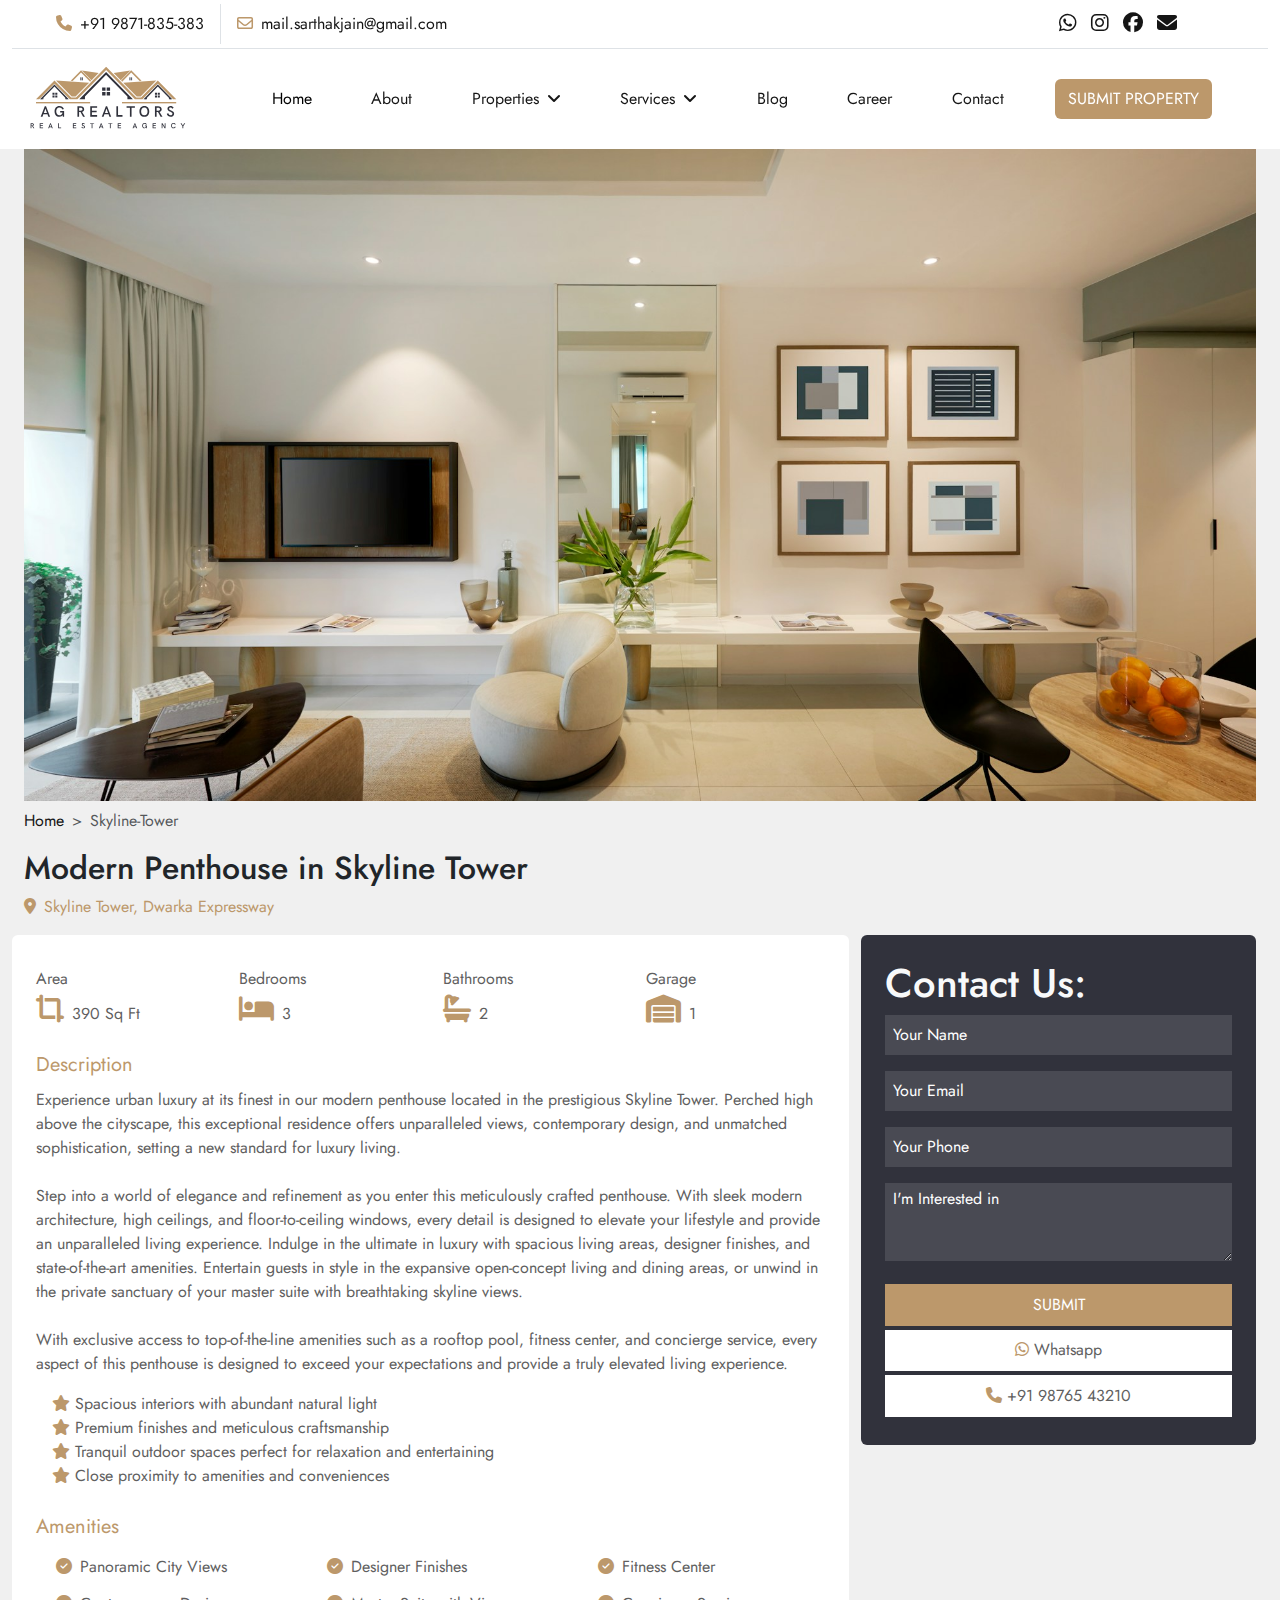
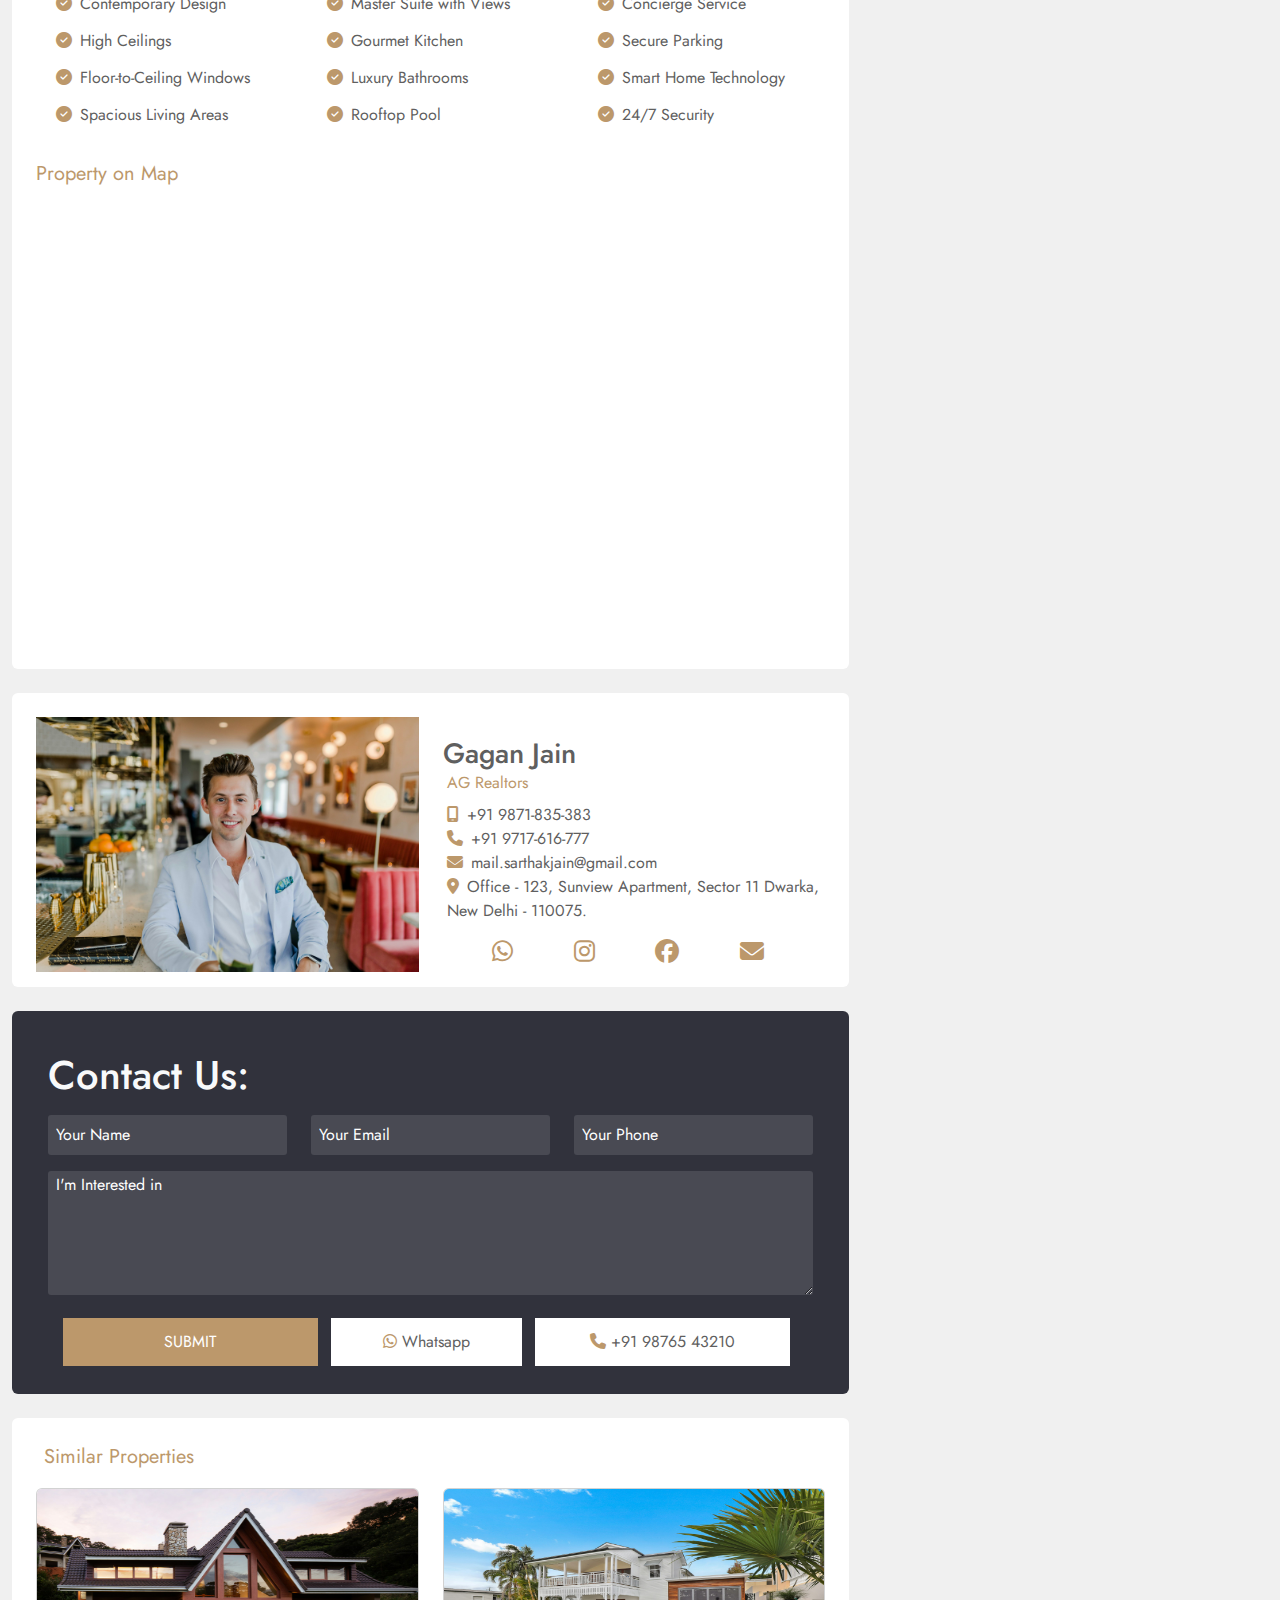
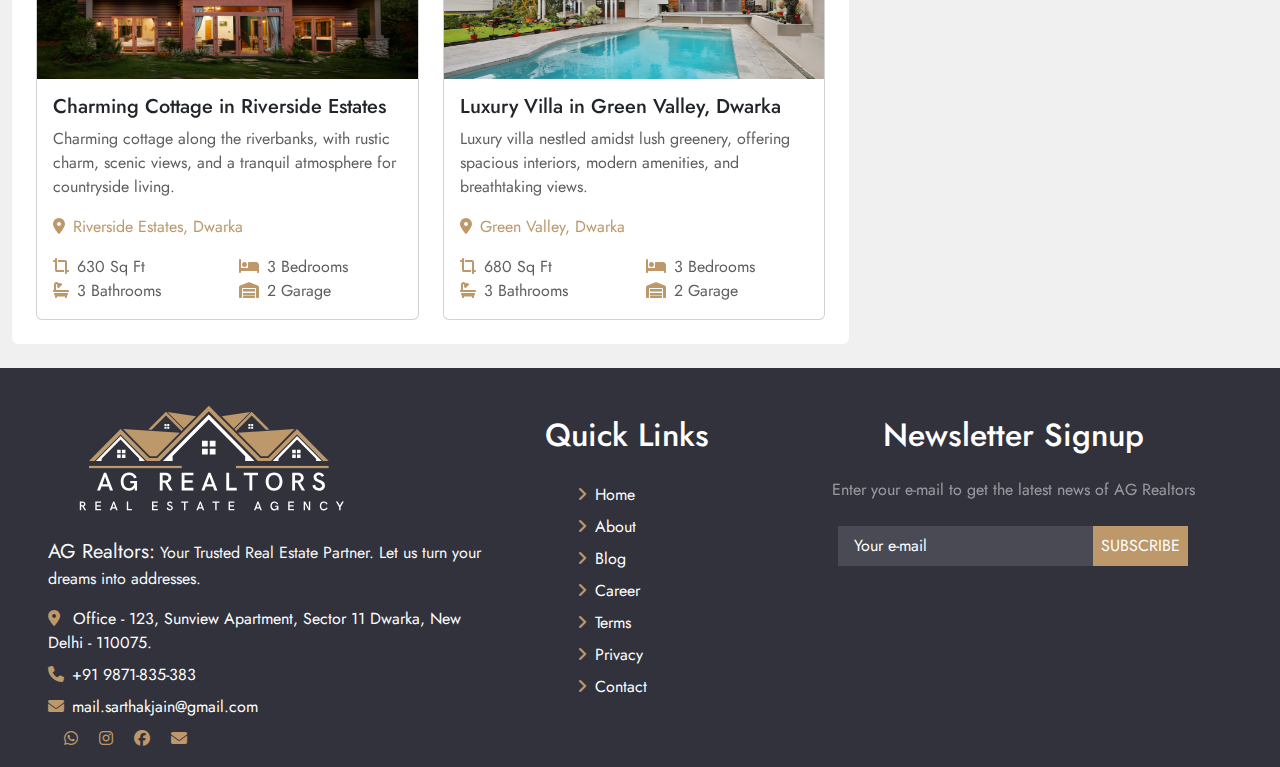
<file: modern-penthouse.html>
<!DOCTYPE html>
<html lang="en">

<head>
    <meta charset="UTF-8">
    <meta name="viewport" content="width=device-width, initial-scale=1.0">
    <title>Modern Penthouse in Skyline Tower</title>
    <link href="https://cdn.jsdelivr.net/npm/bootstrap@5.3.3/dist/css/bootstrap.min.css" rel="stylesheet">
    <link rel="stylesheet" href="https://cdnjs.cloudflare.com/ajax/libs/font-awesome/6.5.2/css/all.min.css" />
    <link rel="stylesheet" href="index.css">
</head>

<body style="background-color: #f0f0f0;">
    <!-- ---------------------- Navbar Starts Here! ---------------------- -->

    <!-- ---------------------- Upper-Navbar ---------------------- -->

    <div class="container-fluid bg-white">
        <div class="row">
            <div class="col">
                <nav
                    class="navbar d-none d-lg-flex sticky-top nav justify-content-evenly nav-justify upper-head border-bottom py-1">
                    <div class="col-2">
                        <li class="nav-item border-end text-end">
                            <a href="tel:+919871835383" class="nav-link"><i class="fa-solid fa-phone me-2"
                                    style="color:#bc986b;"></i>+91 9871-835-383</a>
                        </li>
                    </div>
                    <div class="col-3">
                        <li class="nav-item">
                            <a href="mailto:mail.sarthakjain@gmail.com" class="nav-link"><i
                                    class="fa-regular fa-envelope me-2"
                                    style="color:#bc986b;"></i>mail.sarthakjain@gmail.com</a>
                        </li>
                    </div>
                    <span class="col-5"></span>
                    <div class="col-2 fs-5">
                        <a href="https://wa.me/+919871835383"><i class="fa-brands fa-whatsapp me-2"></i></a>
                        <a href="https://instagram.com/ag_realtors"><i class="fa-brands fa-instagram me-2"></i></a>
                        <a href="#"><i class="fa-brands fa-facebook me-2"></i></a>
                        <a href="mail.sarthakjain@gmail.com"><i class="fa-solid fa-envelope"></i></a>
                    </div>
                </nav>
            </div>
        </div>

        <!-- ---------------------- Lower-Navbar ---------------------- -->

        <div class="row">
            <div class="col">
                <nav class="navbar navbar-expand-lg sticky-top nav justify-content-evenly nav-justify lower-head py-0">
                    <button class="navbar-toggler" type="button" data-bs-toggle="collapse" data-bs-target="#navbar">
                        <span class="navbar-toggler-icon"></span>
                    </button>

                    <!-- ---------------------- Logo ------------------------------ -->

                    <a href="index.html" class="navbar-brand"><img src="images/logo.svg" alt="logo"
                            style="width: 12rem;"></a>

                    <div class="collapse navbar-collapse" id="navbar">
                        <ul class="nav container justify-content-evenly nav-justify navbar-nav me-auto">

                            <!------------------ First Item Drop-Down ---------------------------- -->

                            <li class="nav-item">
                                <a href="#" class="nav-link active">Home</a>
                            </li>

                            <li class="nav-item">
                                <a href="#" class="nav-link">About</a>
                            </li>

                            <li class="nav-item dropdown">
                                <a href="#" class="nav-link" role="button" data-bs-toggle="dropdown"></i>Properties<i
                                        class="fa-solid fa-angle-down ms-2"></i></a>

                                <div class="dropdown-menu">
                                    <a href="#" class="dropdown-item mb-2">Residential Properties</a>
                                    <a href="#" class="dropdown-item mb-2">Commercial Properties</a>
                                    <a href="#" class="dropdown-item mb-2">Builder Floor</a>
                                    <a href="#" class="dropdown-item mb-2">Farmhouses/Villas</a>
                                    <a href="#" class="dropdown-item mb-2">ROI Properties</a>
                                    <a href="#" class="dropdown-item mb-2">Other's</a>
                                </div>
                            </li>
                            <li class="nav-item dropdown">
                                <a href="#" class="nav-link" role="button" data-bs-toggle="dropdown"></i>Services<i
                                        class="fa-solid fa-angle-down ms-2"></i></a>

                                <div class="dropdown-menu">
                                    <a href="#" class="dropdown-item mb-2">Sale</a>
                                    <a href="#" class="dropdown-item mb-2">Purchase</a>
                                    <a href="#" class="dropdown-item mb-2">Renting</a>
                                    <a href="#" class="dropdown-item mb-2">Other's</a>
                                </div>
                            </li>

                            <li class="nav-item">
                                <a href="#" class="nav-link">Blog</a>
                            </li>

                            <li class="nav-item">
                                <a href="#" class="nav-link">Career</a>
                            </li>

                            <li class="nav-item">
                                <a href="#" class="nav-link">Contact</a>
                            </li>

                            <button type="button" class="btn" style="background-color: #bc986b; color: white;">SUBMIT
                                PROPERTY</button>
                        </ul>
                    </div>
                    <div class="d-lg-none">
                        <a href="#" class="nav-link"><i class="fa-solid fa-phone"></i></a>
                    </div>
                </nav>
            </div>
        </div>
    </div>

    <!-- ---------------------- Main Upper-Image ---------------------- -->

    <div class="container-fluid px-4">
        <div><img src="images/apartment.jpg" alt="bungalow" width="100%" height="80%"></div>
    </div>

    <!-- ---------------------- Main Upper-Heading ---------------------- -->

    <div class="container-fluid px-4 card-upper-head">
        <nav style="--bs-breadcrumb-divider: '>';" aria-label="breadcrumb">
            <ol class="breadcrumb mt-2">
                <li class="breadcrumb-item"><a href="index.html">Home</a></li>
                <li class="breadcrumb-item active" aria-current="page">Skyline-Tower</li>
            </ol>
        </nav>
        <h2>Modern Penthouse in Skyline Tower</h2>
        <p><i class="fa-solid fa-location-dot me-2"></i>Skyline Tower, Dwarka Expressway</p>
    </div>

    <!-- ---------------------- About Container Starts ---------------------- -->

    <div class="container-fluid px-4 card-about">
        <div class="row">
            <div class="col-12 col-lg-8 px-4" style="background-color: white; border-radius: 6px;">

                <!-- ---------------------- Top About Features ---------------------- -->

                <div class="row card-about-feature my-3">
                    <div class="col-6 col-sm-3 pt-3">
                        <div>Area</div>
                        <div><i class="fa-solid fa-crop-simple me-2 fs-3 mt-1"></i>390 Sq Ft</div>
                    </div>
                    <div class="col-6 col-sm-3 pt-3">
                        <div>Bedrooms</div>
                        <div><i class="fa-solid fa-bed me-2 fs-3 mt-1"></i>3</div>
                    </div>
                    <div class="col-6 col-sm-3 pt-3">
                        <div>Bathrooms</div>
                        <div><i class="fa-solid fa-bath me-2 fs-3 mt-1"></i>2</div>
                    </div>
                    <div class="col-6 col-sm-3 pt-3">
                        <div>Garage</div>
                        <div><i class="fa-solid fa-warehouse me-2 fs-3 mt-1"></i>1</div>
                    </div>
                </div>

                <!-- ---------------------- Description ---------------------- -->

                <div class="card-about-head fs-5 mb-2 mt-4">Description</div>
                <p> Experience urban luxury at its finest in our modern penthouse located in the prestigious Skyline Tower. Perched high above the cityscape, this exceptional residence offers unparalleled views, contemporary design, and unmatched sophistication, setting a new standard for luxury living. <br><br>

                    Step into a world of elegance and refinement as you enter this meticulously crafted penthouse. With sleek modern architecture, high ceilings, and floor-to-ceiling windows, every detail is designed to elevate your lifestyle and provide an unparalleled living experience.
                    
                    Indulge in the ultimate in luxury with spacious living areas, designer finishes, and state-of-the-art amenities. Entertain guests in style in the expansive open-concept living and dining areas, or unwind in the private sanctuary of your master suite with breathtaking skyline views. <br><br>
                    
                    With exclusive access to top-of-the-line amenities such as a rooftop pool, fitness center, and concierge service, every aspect of this penthouse is designed to exceed your expectations and provide a truly elevated living experience.<p>
                <ul class="ps-3">
                    <li><i class="fa-solid fa-star"></i> Spacious interiors with abundant natural light</li>
                    <li><i class="fa-solid fa-star"></i> Premium finishes and meticulous craftsmanship </li>
                    <li><i class="fa-solid fa-star"></i> Tranquil outdoor spaces perfect for relaxation and entertaining
                    </li>
                    <li><i class="fa-solid fa-star"></i> Close proximity to amenities and conveniences</li>
                </ul>
                </p>
                </p>

                <!-- ---------------------- Amenities ---------------------- -->

                <div class="card-about-head fs-5 mt-4">Amenities</div>
                <div class="row">
                    <div class="col-12 col-sm-4 px-0">
                        <ul class="m-0">
                            <li><i class="fa-solid fa-circle-check me-2 mt-3"></i>Panoramic City Views</li>
                            <li><i class="fa-solid fa-circle-check me-2 mt-3"></i>Contemporary Design</li>
                            <li><i class="fa-solid fa-circle-check me-2 mt-3"></i>High Ceilings</li>
                            <li><i class="fa-solid fa-circle-check me-2 mt-3"></i>Floor-to-Ceiling Windows</li>
                            <li><i class="fa-solid fa-circle-check me-2 mt-3"></i>Spacious Living Areas</li>
                        </ul>
                    </div>
                    <div class="col-12 col-sm-4 px-0">
                        <ul class="m-0">
                            <li><i class="fa-solid fa-circle-check me-2 mt-3"></i>Designer Finishes</li>
                            <li><i class="fa-solid fa-circle-check me-2 mt-3"></i>Master Suite with Views</li>
                            <li><i class="fa-solid fa-circle-check me-2 mt-3"></i>Gourmet Kitchen</li>
                            <li><i class="fa-solid fa-circle-check me-2 mt-3"></i>Luxury Bathrooms</li>
                            <li><i class="fa-solid fa-circle-check me-2 mt-3"></i>Rooftop Pool</li>
                        </ul>
                    </div>
                    <div class="col-12 col-sm-4 px-0">
                        <ul>
                            <li><i class="fa-solid fa-circle-check me-2 mt-3"></i>Fitness Center</li>
                            <li><i class="fa-solid fa-circle-check me-2 mt-3"></i>Concierge Service</li>
                            <li><i class="fa-solid fa-circle-check me-2 mt-3"></i>Secure Parking</li>
                            <li><i class="fa-solid fa-circle-check me-2 mt-3"></i>Smart Home Technology</li>
                            <li><i class="fa-solid fa-circle-check me-2 mt-3"></i>24/7 Security</li>
                        </ul>
                    </div>
                </div>

                <!-- ---------------------- Property on Map ---------------------- -->

                <div class="card-about-head fs-5 mt-3">Property on Map</div>
                <div class="my-3 mb-5" style="height: 26rem;">
                    <iframe
                        src="https://www.google.com/maps/embed?pb=!1m18!1m12!1m3!1d14014.036899423996!2d77.01411473258584!3d28.58449649413253!2m3!1f0!2f0!3f0!3m2!1i1024!2i768!4f13.1!3m3!1m2!1s0x390d1b4c06a90731%3A0x1d989e95953ea4a8!2sAG%20Realtors!5e0!3m2!1sen!2sin!4v1713546037954!5m2!1sen!2sin"
                        width="100%" height="100%" style="border:0; border-radius: 8px;" allowfullscreen=""
                        loading="lazy" referrerpolicy="no-referrer-when-downgrade">
                    </iframe>
                </div>
            </div>

            <div class="col-lg-4 d-none d-lg-block about-right-form">
                <form action="#" style="background-color: #31323c; border-radius: 6px;">
                    <div class="row p-4">
                        <p class="h1 text-light">Contact Us:</p>
                        <div class="col-12 mb-3"><input class="w-100 py-2 ps-2" type="text" name="username"
                                placeholder="Your Name">
                        </div>
                        <div class="col-12 mb-3"><input class="w-100 py-2 ps-2" type="email" name="email"
                                placeholder="Your Email">
                        </div>
                        <div class="col-12 mb-3"><input class="w-100 py-2 ps-2" type="tel" name="number"
                                placeholder="Your Phone">
                        </div>
                        <div class="col-12 mb-3"><textarea class="ps-2 pt-1 w-100" name="textarea" rows="3"
                                placeholder="I'm Interested in"></textarea>
                        </div>
                        <div class="col-12 text-center">
                            <button type="submit" class="btn col-12 mb-1"
                                style="background-color: #bc986b; height: 2.6rem; color: white; border-radius: 0px;">SUBMIT
                            </button>
                            <button type="button" class="btn col-12 mb-1"
                                style="background-color: white; height: 2.6rem; color: #bc986b; border-radius: 0px;"><a
                                    href="#"><i class="fa-brands fa-whatsapp"></i> Whatsapp</a>
                            </button>
                            <button type="button" class="btn col-12 mb-1"
                                style="background-color: white; height: 2.6rem; color: #bc986b; border-radius: 0px;"><a
                                    href="tel:+919876543210"><i class="fa-solid fa-phone"></i> +91 98765
                                    43210</a>
                            </button>
                        </div>
                    </div>
                </form>
            </div>

            <!-- ---------------------- About Agent ---------------------- -->

            <div class="col-12 col-lg-8 mt-4 pt-4 pb-2 px-4" style="background-color: white; border-radius: 6px;">
                <div class="row">
                    <div class="col-12 col-sm-6"><img src="images/dealer.jpg" alt="" style="width: 100%;"></div>
                    <div class="col-12 col-sm-6">
                        <h3 class="m-0 mt-3 pt-1">Gagan Jain</h3>
                        <p class="ps-1 mb-2 card-about-head">AG Realtors</p>
                        <ul class="ps-1">
                            <li><i class="fa-solid fa-mobile-screen me-2"></i><a href="tel:+919871835383">+91 9871-835-383</a></li>
                            <li><i class="fa-solid fa-phone me-2"></i><a href="tel:+919717616777">+91 9717-616-777</a>
                            </li>
                            <li><i class="fa-solid fa-envelope me-2"></i><a
                                    href="mailto:mail.sarthakjain@gmail.com">mail.sarthakjain@gmail.com</a></li>
                            <li><i class="fa-solid fa-location-dot me-2"></i>Office - 123, Sunview Apartment, Sector 11 Dwarka, New Delhi - 110075.</li>
                            <li class="d-flex justify-content-evenly"><i
                                    class="fa-brands fa-whatsapp me-3 fs-4 mt-3"></i><i
                                    class="fa-brands fa-instagram me-3 fs-4 mt-3"></i><i
                                    class="fa-brands fa-facebook me-3 fs-4 mt-3"></i><i
                                    class="fa-solid fa-envelope me-3 fs-4 mt-3"></i></li>
                        </ul>
                        <p></p>
                    </div>
                </div>
            </div>

            <!-- ---------------------- Contact Form ---------------------- -->

            <div class="col-12 col-lg-8 mt-4 py-4 card-form" style="background-color: #31323c; border-radius: 6px;">
                <div class="my-3 px-4">
                    <p class="h1 text-light">Contact Us:</p>
                </div>
                <form action="#">
                    <div class="row px-4">
                        <div class="col-12 col-sm-4 mb-3"><input class="w-100 py-2 ps-2" type="text" name="username"
                                placeholder="Your Name">
                        </div>
                        <div class="col-12 col-sm-4 mb-3"><input class="w-100 py-2 ps-2" type="email" name="email"
                                placeholder="Your Email">
                        </div>
                        <div class="col-12 col-sm-4 mb-3"><input class="w-100 py-2 ps-2" type="tel" name="number"
                                placeholder="Your Phone">
                        </div>
                        <div class="col-12 col-sm-12 mb-3"><textarea class="ps-2 w-100" name="textarea" rows="5"
                                placeholder="I'm Interested in"></textarea>
                        </div>
                        <div class="col-12 text-center">
                            <button type="submit" class="btn me-2 col-12 col-sm-4 mb-1"
                                style="background-color: #bc986b; height: 3rem; color: white; border-radius: 0px;">SUBMIT
                            </button>
                            <button type="button" class="btn me-2 col-12 col-sm-3 mb-1"
                                style="background-color: white; height: 3rem; color: #bc986b; border-radius: 0px;"><a
                                    href="#"><i class="fa-brands fa-whatsapp"></i> Whatsapp</a>
                            </button>
                            <button type="button" class="btn me-2 col-12 col-sm-4 mb-1"
                                style="background-color: white; height: 3rem; color: #bc986b; border-radius: 0px;"><a
                                    href="tel:+919876543210"><i class="fa-solid fa-phone"></i> +91 98765
                                    43210</a>
                            </button>
                        </div>
                    </div>
                </form>
            </div>

            <!-- ---------------------- Similar Properties ---------------------- -->

            <div class="col-12 col-lg-8 my-4 pt-3 pb-3 px-4" style="background-color: white; border-radius: 6px;">
                <div class="card-about-head fs-5 py-2 mx-2">Similar Properties</div>
                <div class="row">
                    <div class="col-12 col-sm-6">
                        <div class="card my-2">
                            <a href="charming-cottage.html">
                                <img src="images/cottage.jpg" height="190px" class="card-img-top" alt="...">
                                <div class="card-body">
                                    <h5 class="card-title text-dark">Charming Cottage in Riverside Estates</h5>
                                    <p class="card-text latest-prop-col">Charming cottage along the riverbanks, with
                                        rustic
                                        charm,
                                        scenic views, and
                                        a tranquil atmosphere for countryside living.</p>
                                    <p class="latest-prop-loc"><i class="fa-solid fa-location-dot me-2"></i>Riverside
                                        Estates,
                                        Dwarka</p>

                                    <div class="row">
                                        <div class="col-6"><i class="fa-solid fa-crop-simple me-2"></i>630 Sq Ft</div>
                                        <div class="col-6"><i class="fa-solid fa-bed me-2"></i>3 Bedrooms</div>
                                        <div class="col-6"><i class="fa-solid fa-bath me-2"></i>3 Bathrooms</div>
                                        <div class="col-6"><i class="fa-solid fa-warehouse me-2"></i>2 Garage</div>
                                    </div>
                                </div>
                            </a>
                        </div>
                    </div>
                    <div class="col-12 col-sm-6">
                        <div class="card my-2">
                            <a href="luxury-villa.html">
                                <img src="images/bungalow.jpg" height="190px" class="card-img-top" alt="...">
                                <div class="card-body">
                                    <h5 class="card-title text-dark">Luxury Villa in Green Valley, Dwarka</h5>
                                    <p class="card-text latest-prop-col">Luxury villa nestled amidst lush greenery,
                                        offering
                                        spacious interiors,
                                        modern amenities, and breathtaking views.</p>
                                    <p class="latest-prop-loc"><i class="fa-solid fa-location-dot me-2"></i>Green
                                        Valley, Dwarka
                                    </p>

                                    <div class="row">
                                        <div class="col-6"><i class="fa-solid fa-crop-simple me-2"></i>680 Sq Ft
                                        </div>
                                        <div class="col-6"><i class="fa-solid fa-bed me-2"></i>3 Bedrooms</div>
                                        <div class="col-6"><i class="fa-solid fa-bath me-2"></i>3 Bathrooms</div>
                                        <div class="col-6"><i class="fa-solid fa-warehouse me-2"></i>2 Garage</div>
                                    </div>
                                </div>
                            </a>
                        </div>
                    </div>
                </div>
            </div>
        </div>
    </div>
    <!-- ---------------------- Footer ---------------------- -->

    <footer>
        <div class="container-fluid" style="background-color: #31323c;">
            <div class="row">
                <div class="col-8 col-lg-5 px-5 py-3">
                    <div class="foot-logo"><img class="w-75" src="images/logo-dark.svg" alt=""></div>
                    <p class="text-light"><span class="fs-5">AG Realtors:</span> Your Trusted Real Estate Partner. Let
                        us turn your dreams into addresses.</p>
                    <div class="my-2"><i class="fa-solid fa-location-dot me-2"></i> Office - 123, Sunview Apartment, Sector 11 Dwarka, New Delhi - 110075.</div>
                    <div class="my-2"><a href="tel:+919871835383"><i class="fa-solid fa-phone me-2"></i>+91
                            9871-835-383</a></div>
                    <div class="my-2"><a href="mailto:mail.sarthakjain@gmail.com"><i
                                class="fa-solid fa-envelope me-2"></i>mail.sarthakjain@gmail.com</a></div>
                    <div>
                        <a href="https://wa.me/+919871835383"><i class="fa-brands fa-whatsapp ms-3 me-3"></i></a>
                        <a href="https://instagram.com/ag_realtors"><i class="fa-brands fa-instagram me-3"></i></a>
                        <a href="#"><i class="fa-brands fa-facebook me-3"></i></a>
                        <a href="mail.agrealtors@gmail.com"><i class="fa-solid fa-envelope"></i></a>
                    </div>
                </div>
                <div class="col-4 col-lg-2">
                    <h2 class="pt-5 pb-3">Quick Links</h2>
                    <ul>
                        <li><a href="#"><i class="fa-solid fa-angle-right me-2 my-2"></i>Home</a></li>
                        <li><a href="#"><i class="fa-solid fa-angle-right me-2 my-2"></i>About</a></li>
                        <li><a href="#"><i class="fa-solid fa-angle-right me-2 my-2"></i>Blog</a></li>
                        <li><a href="#"><i class="fa-solid fa-angle-right me-2 my-2"></i>Career</a></li>
                        <li><a href="#"><i class="fa-solid fa-angle-right me-2 my-2"></i>Terms</a></li>
                        <li><a href="#"><i class="fa-solid fa-angle-right me-2 my-2"></i>Privacy</a></li>
                        <li><a href="#"><i class="fa-solid fa-angle-right me-2 my-2"></i>Contact</a></li>
                    </ul>
                </div>
                <div class="col-12 col-lg-5 pb-5">
                    <h2 class="pt-5 pb-3 text-center">Newsletter Signup</h2>
                    <p class="opacity-50 text-center">Enter your e-mail to get the latest news of AG Realtors</p>
                    <div class="d-flex justify-content-center align-items-center"><input class="py-2 my-2 ps-3 w-50"
                            placeholder="Your e-mail" type="text" id=""><button class="p-2">SUBSCRIBE</button></div>
                </div>
            </div>
        </div>
    </footer>

    <script src="https://cdn.jsdelivr.net/npm/bootstrap@5.3.3/dist/js/bootstrap.bundle.min.js"
        integrity="sha384-YvpcrYf0tY3lHB60NNkmXc5s9fDVZLESaAA55NDzOxhy9GkcIdslK1eN7N6jIeHz"
        crossorigin="anonymous"></script>
</body>

</html>
</file>
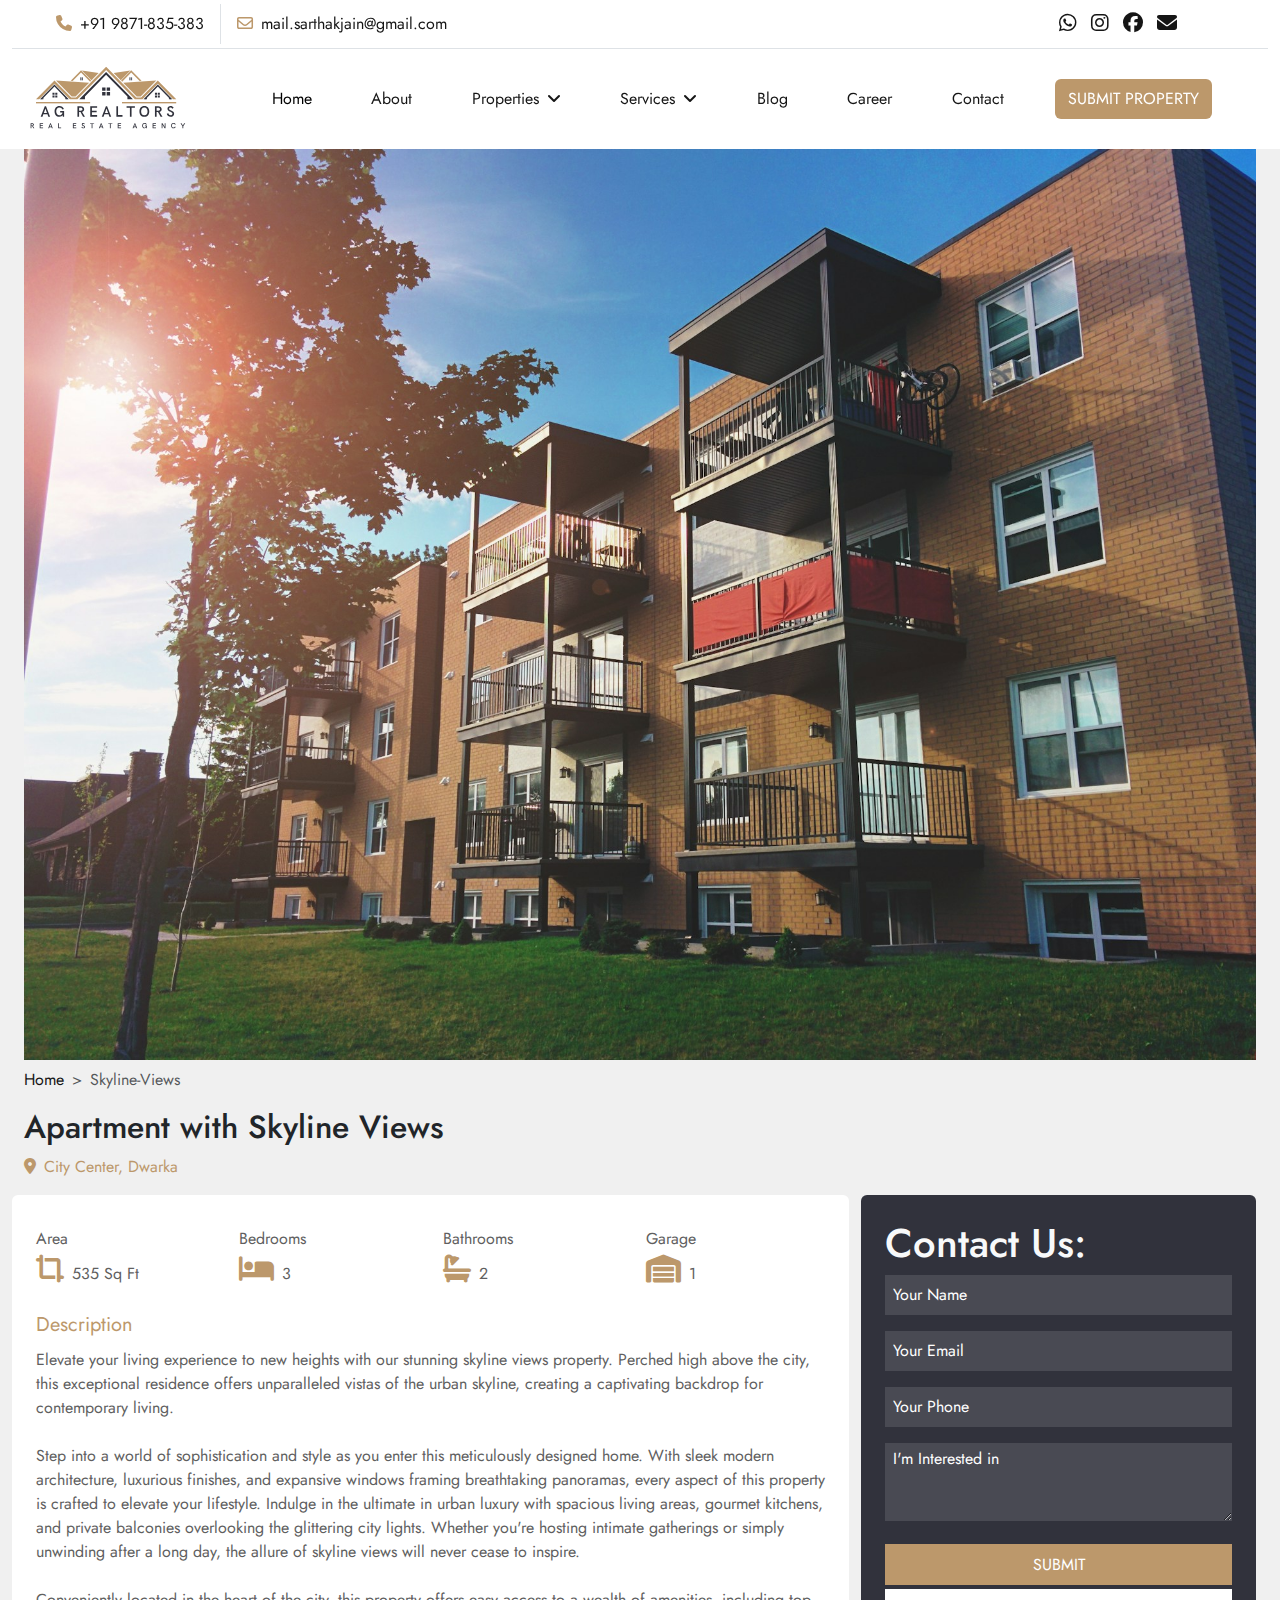
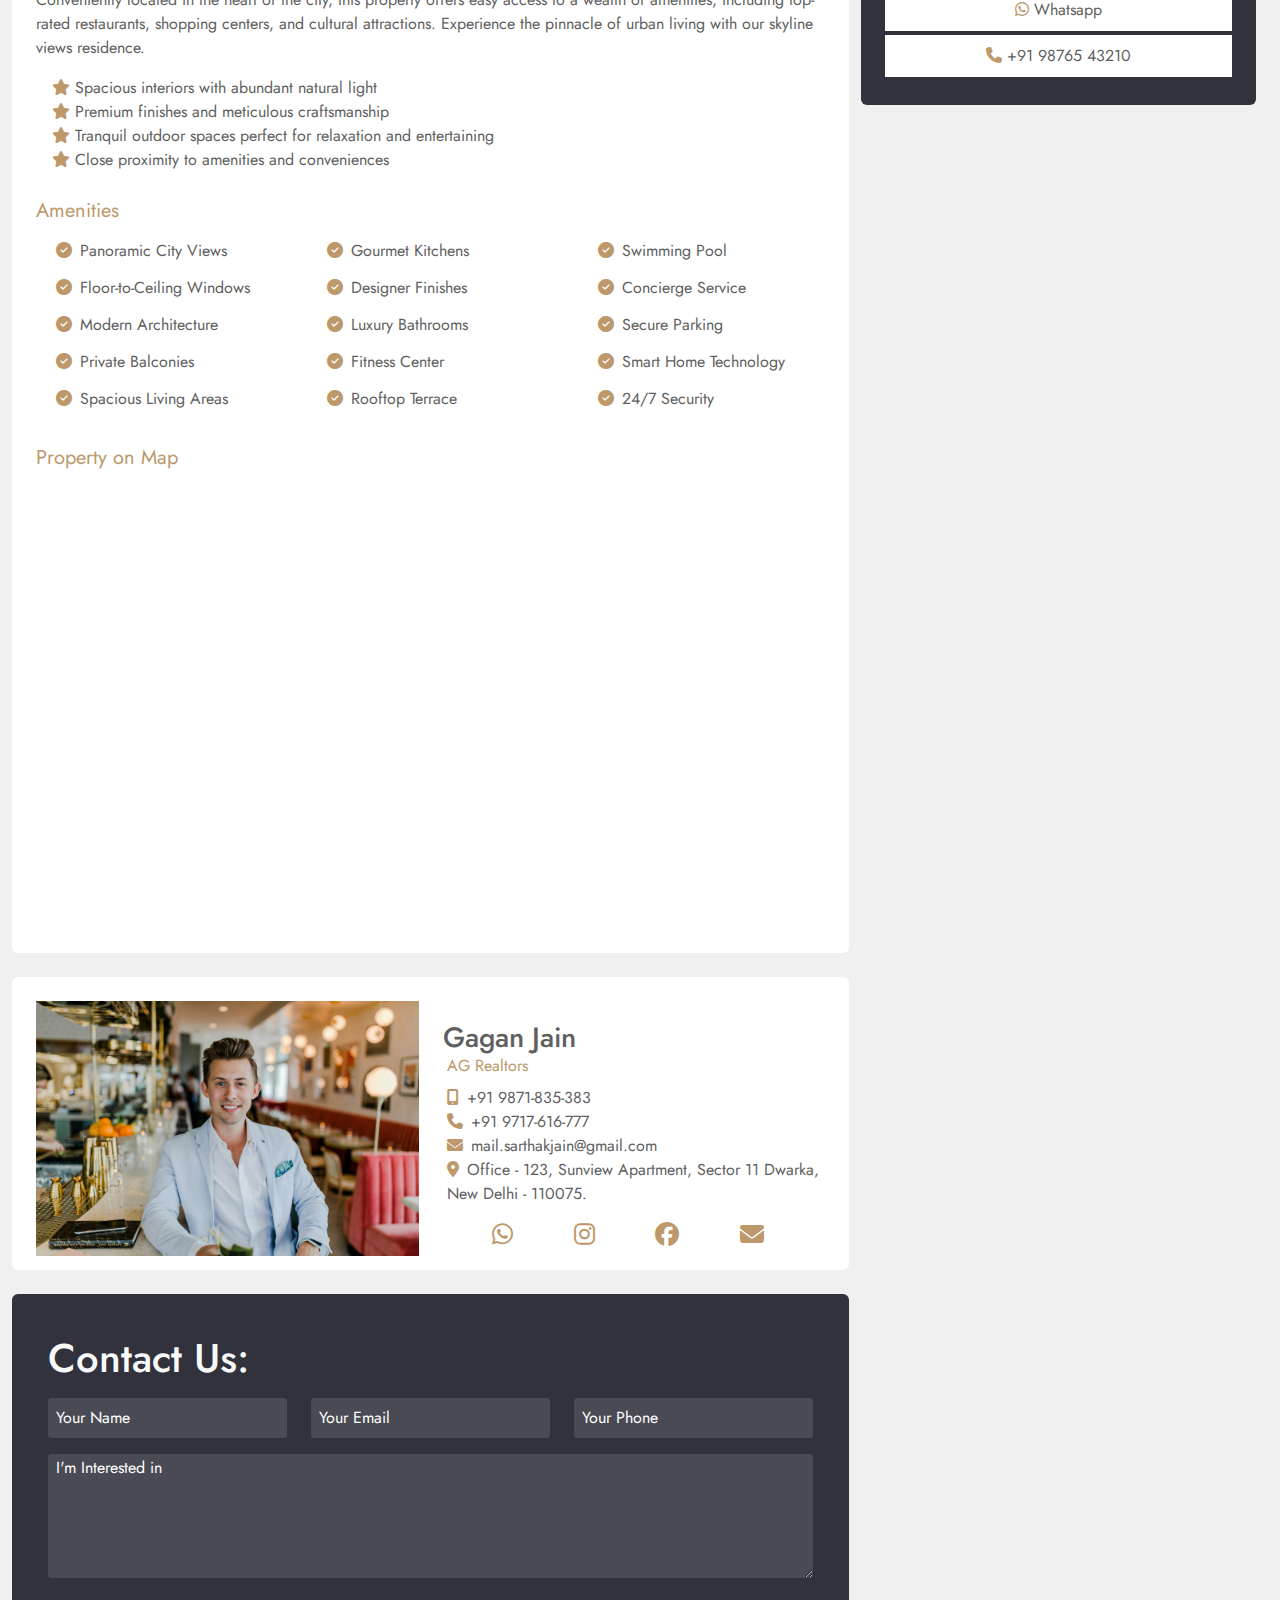
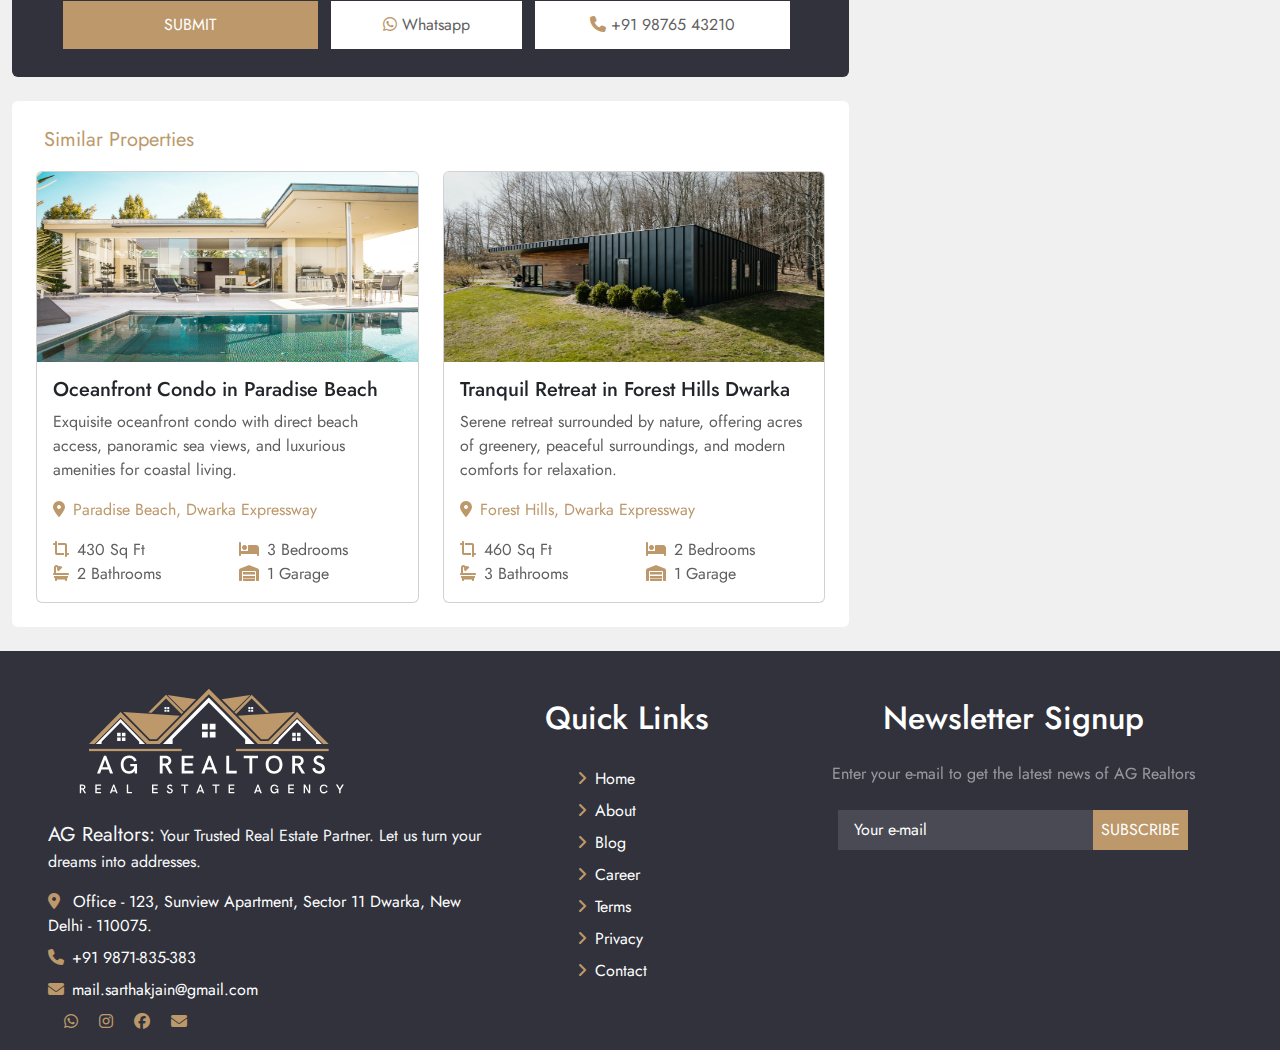
<file: skyline-views.html>
<!DOCTYPE html>
<html lang="en">

<head>
    <meta charset="UTF-8">
    <meta name="viewport" content="width=device-width, initial-scale=1.0">
    <title>Apartment with Skyline Views</title>
    <link href="https://cdn.jsdelivr.net/npm/bootstrap@5.3.3/dist/css/bootstrap.min.css" rel="stylesheet">
    <link rel="stylesheet" href="https://cdnjs.cloudflare.com/ajax/libs/font-awesome/6.5.2/css/all.min.css" />
    <link rel="stylesheet" href="index.css">
</head>

<body style="background-color: #f0f0f0;">
    <!-- ---------------------- Navbar Starts Here! ---------------------- -->

    <!-- ---------------------- Upper-Navbar ---------------------- -->

    <div class="container-fluid bg-white">
        <div class="row">
            <div class="col">
                <nav
                    class="navbar d-none d-lg-flex sticky-top nav justify-content-evenly nav-justify upper-head border-bottom py-1">
                    <div class="col-2">
                        <li class="nav-item border-end text-end">
                            <a href="tel:+919871835383" class="nav-link"><i class="fa-solid fa-phone me-2"
                                    style="color:#bc986b;"></i>+91 9871-835-383</a>
                        </li>
                    </div>
                    <div class="col-3">
                        <li class="nav-item">
                            <a href="mailto:mail.sarthakjain@gmail.com" class="nav-link"><i
                                    class="fa-regular fa-envelope me-2"
                                    style="color:#bc986b;"></i>mail.sarthakjain@gmail.com</a>
                        </li>
                    </div>
                    <span class="col-5"></span>
                    <div class="col-2 fs-5">
                        <a href="https://wa.me/+919871835383"><i class="fa-brands fa-whatsapp me-2"></i></a>
                        <a href="https://instagram.com/ag_realtors"><i class="fa-brands fa-instagram me-2"></i></a>
                        <a href="#"><i class="fa-brands fa-facebook me-2"></i></a>
                        <a href="mail.sarthakjain@gmail.com"><i class="fa-solid fa-envelope"></i></a>
                    </div>
                </nav>
            </div>
        </div>

        <!-- ---------------------- Lower-Navbar ---------------------- -->

        <div class="row">
            <div class="col">
                <nav class="navbar navbar-expand-lg sticky-top nav justify-content-evenly nav-justify lower-head py-0">
                    <button class="navbar-toggler" type="button" data-bs-toggle="collapse" data-bs-target="#navbar">
                        <span class="navbar-toggler-icon"></span>
                    </button>

                    <!-- ---------------------- Logo ------------------------------ -->

                    <a href="index.html" class="navbar-brand"><img src="images/logo.svg" alt="logo"
                            style="width: 12rem;"></a>

                    <div class="collapse navbar-collapse" id="navbar">
                        <ul class="nav container justify-content-evenly nav-justify navbar-nav me-auto">

                            <!------------------ First Item Drop-Down ---------------------------- -->

                            <li class="nav-item">
                                <a href="#" class="nav-link active">Home</a>
                            </li>

                            <li class="nav-item">
                                <a href="#" class="nav-link">About</a>
                            </li>

                            <li class="nav-item dropdown">
                                <a href="#" class="nav-link" role="button" data-bs-toggle="dropdown"></i>Properties<i
                                        class="fa-solid fa-angle-down ms-2"></i></a>

                                <div class="dropdown-menu">
                                    <a href="#" class="dropdown-item mb-2">Residential Properties</a>
                                    <a href="#" class="dropdown-item mb-2">Commercial Properties</a>
                                    <a href="#" class="dropdown-item mb-2">Builder Floor</a>
                                    <a href="#" class="dropdown-item mb-2">Farmhouses/Villas</a>
                                    <a href="#" class="dropdown-item mb-2">ROI Properties</a>
                                    <a href="#" class="dropdown-item mb-2">Other's</a>
                                </div>
                            </li>
                            <li class="nav-item dropdown">
                                <a href="#" class="nav-link" role="button" data-bs-toggle="dropdown"></i>Services<i
                                        class="fa-solid fa-angle-down ms-2"></i></a>

                                <div class="dropdown-menu">
                                    <a href="#" class="dropdown-item mb-2">Sale</a>
                                    <a href="#" class="dropdown-item mb-2">Purchase</a>
                                    <a href="#" class="dropdown-item mb-2">Renting</a>
                                    <a href="#" class="dropdown-item mb-2">Other's</a>
                                </div>
                            </li>

                            <li class="nav-item">
                                <a href="#" class="nav-link">Blog</a>
                            </li>

                            <li class="nav-item">
                                <a href="#" class="nav-link">Career</a>
                            </li>

                            <li class="nav-item">
                                <a href="#" class="nav-link">Contact</a>
                            </li>

                            <button type="button" class="btn" style="background-color: #bc986b; color: white;">SUBMIT
                                PROPERTY</button>
                        </ul>
                    </div>
                    <div class="d-lg-none">
                        <a href="#" class="nav-link"><i class="fa-solid fa-phone"></i></a>
                    </div>
                </nav>
            </div>
        </div>
    </div>

    <!-- ---------------------- Main Upper-Image ---------------------- -->

    <div class="container-fluid px-4">
        <div><img src="images/apartment-skyline.jpg" alt="bungalow" width="100%" height="80%"></div>
    </div>

    <!-- ---------------------- Main Upper-Heading ---------------------- -->

    <div class="container-fluid px-4 card-upper-head">
        <nav style="--bs-breadcrumb-divider: '>';" aria-label="breadcrumb">
            <ol class="breadcrumb mt-2">
                <li class="breadcrumb-item"><a href="index.html">Home</a></li>
                <li class="breadcrumb-item active" aria-current="page">Skyline-Views</li>
            </ol>
        </nav>
        <h2>Apartment with Skyline Views</h2>
        <p><i class="fa-solid fa-location-dot me-2"></i>City Center, Dwarka</p>
    </div>

    <!-- ---------------------- About Container Starts ---------------------- -->

    <div class="container-fluid px-4 card-about">
        <div class="row">
            <div class="col-12 col-lg-8 px-4" style="background-color: white; border-radius: 6px;">

                <!-- ---------------------- Top About Features ---------------------- -->

                <div class="row card-about-feature my-3">
                    <div class="col-6 col-sm-3 pt-3">
                        <div>Area</div>
                        <div><i class="fa-solid fa-crop-simple me-2 fs-3 mt-1"></i>535 Sq Ft</div>
                    </div>
                    <div class="col-6 col-sm-3 pt-3">
                        <div>Bedrooms</div>
                        <div><i class="fa-solid fa-bed me-2 fs-3 mt-1"></i>3</div>
                    </div>
                    <div class="col-6 col-sm-3 pt-3">
                        <div>Bathrooms</div>
                        <div><i class="fa-solid fa-bath me-2 fs-3 mt-1"></i>2</div>
                    </div>
                    <div class="col-6 col-sm-3 pt-3">
                        <div>Garage</div>
                        <div><i class="fa-solid fa-warehouse me-2 fs-3 mt-1"></i>1</div>
                    </div>
                </div>

                <!-- ---------------------- Description ---------------------- -->

                <div class="card-about-head fs-5 mb-2 mt-4">Description</div>
                <p> Elevate your living experience to new heights with our stunning skyline views property. Perched high above the city, this exceptional residence offers unparalleled vistas of the urban skyline, creating a captivating backdrop for contemporary living. <br><br>

                    Step into a world of sophistication and style as you enter this meticulously designed home. With sleek modern architecture, luxurious finishes, and expansive windows framing breathtaking panoramas, every aspect of this property is crafted to elevate your lifestyle.
                    
                    Indulge in the ultimate in urban luxury with spacious living areas, gourmet kitchens, and private balconies overlooking the glittering city lights. Whether you're hosting intimate gatherings or simply unwinding after a long day, the allure of skyline views will never cease to inspire. <br><br>
                    
                    Conveniently located in the heart of the city, this property offers easy access to a wealth of amenities, including top-rated restaurants, shopping centers, and cultural attractions. Experience the pinnacle of urban living with our skyline views residence.

                <p>
                <ul class="ps-3">
                    <li><i class="fa-solid fa-star"></i> Spacious interiors with abundant natural light</li>
                    <li><i class="fa-solid fa-star"></i> Premium finishes and meticulous craftsmanship </li>
                    <li><i class="fa-solid fa-star"></i> Tranquil outdoor spaces perfect for relaxation and entertaining
                    </li>
                    <li><i class="fa-solid fa-star"></i> Close proximity to amenities and conveniences</li>
                </ul>
                </p>
                </p>

                <!-- ---------------------- Amenities ---------------------- -->

                <div class="card-about-head fs-5 mt-4">Amenities</div>
                <div class="row">
                    <div class="col-12 col-sm-4 px-0">
                        <ul class="m-0">
                            <li><i class="fa-solid fa-circle-check me-2 mt-3"></i>Panoramic City Views</li>
                            <li><i class="fa-solid fa-circle-check me-2 mt-3"></i>Floor-to-Ceiling Windows</li>
                            <li><i class="fa-solid fa-circle-check me-2 mt-3"></i>Modern Architecture</li>
                            <li><i class="fa-solid fa-circle-check me-2 mt-3"></i>Private Balconies</li>
                            <li><i class="fa-solid fa-circle-check me-2 mt-3"></i>Spacious Living Areas</li>
                        </ul>
                    </div>
                    <div class="col-12 col-sm-4 px-0">
                        <ul class="m-0">
                            <li><i class="fa-solid fa-circle-check me-2 mt-3"></i>Gourmet Kitchens</li>
                            <li><i class="fa-solid fa-circle-check me-2 mt-3"></i>Designer Finishes</li>
                            <li><i class="fa-solid fa-circle-check me-2 mt-3"></i>Luxury Bathrooms</li>
                            <li><i class="fa-solid fa-circle-check me-2 mt-3"></i>Fitness Center</li>
                            <li><i class="fa-solid fa-circle-check me-2 mt-3"></i>Rooftop Terrace</li>
                        </ul>
                    </div>
                    <div class="col-12 col-sm-4 px-0">
                        <ul>
                            <li><i class="fa-solid fa-circle-check me-2 mt-3"></i>Swimming Pool</li>
                            <li><i class="fa-solid fa-circle-check me-2 mt-3"></i>Concierge Service</li>
                            <li><i class="fa-solid fa-circle-check me-2 mt-3"></i>Secure Parking</li>
                            <li><i class="fa-solid fa-circle-check me-2 mt-3"></i>Smart Home Technology</li>
                            <li><i class="fa-solid fa-circle-check me-2 mt-3"></i>24/7 Security</li>
                        </ul>
                    </div>
                </div>

                <!-- ---------------------- Property on Map ---------------------- -->

                <div class="card-about-head fs-5 mt-3">Property on Map</div>
                <div class="my-3 mb-5" style="height: 26rem;">
                    <iframe
                        src="https://www.google.com/maps/embed?pb=!1m18!1m12!1m3!1d14014.036899423996!2d77.01411473258584!3d28.58449649413253!2m3!1f0!2f0!3f0!3m2!1i1024!2i768!4f13.1!3m3!1m2!1s0x390d1b4c06a90731%3A0x1d989e95953ea4a8!2sAG%20Realtors!5e0!3m2!1sen!2sin!4v1713546037954!5m2!1sen!2sin"
                        width="100%" height="100%" style="border:0; border-radius: 8px;" allowfullscreen=""
                        loading="lazy" referrerpolicy="no-referrer-when-downgrade">
                    </iframe>
                </div>
            </div>

            <div class="col-lg-4 d-none d-lg-block about-right-form">
                <form action="#" style="background-color: #31323c; border-radius: 6px;">
                    <div class="row p-4">
                        <p class="h1 text-light">Contact Us:</p>
                        <div class="col-12 mb-3"><input class="w-100 py-2 ps-2" type="text" name="username"
                                placeholder="Your Name">
                        </div>
                        <div class="col-12 mb-3"><input class="w-100 py-2 ps-2" type="email" name="email"
                                placeholder="Your Email">
                        </div>
                        <div class="col-12 mb-3"><input class="w-100 py-2 ps-2" type="tel" name="number"
                                placeholder="Your Phone">
                        </div>
                        <div class="col-12 mb-3"><textarea class="ps-2 pt-1 w-100" name="textarea" rows="3"
                                placeholder="I'm Interested in"></textarea>
                        </div>
                        <div class="col-12 text-center">
                            <button type="submit" class="btn col-12 mb-1"
                                style="background-color: #bc986b; height: 2.6rem; color: white; border-radius: 0px;">SUBMIT
                            </button>
                            <button type="button" class="btn col-12 mb-1"
                                style="background-color: white; height: 2.6rem; color: #bc986b; border-radius: 0px;"><a
                                    href="#"><i class="fa-brands fa-whatsapp"></i> Whatsapp</a>
                            </button>
                            <button type="button" class="btn col-12 mb-1"
                                style="background-color: white; height: 2.6rem; color: #bc986b; border-radius: 0px;"><a
                                    href="tel:+919876543210"><i class="fa-solid fa-phone"></i> +91 98765
                                    43210</a>
                            </button>
                        </div>
                    </div>
                </form>
            </div>

            <!-- ---------------------- About Agent ---------------------- -->

            <div class="col-12 col-lg-8 mt-4 pt-4 pb-2 px-4" style="background-color: white; border-radius: 6px;">
                <div class="row">
                    <div class="col-12 col-sm-6"><img src="images/dealer.jpg" alt="" style="width: 100%;"></div>
                    <div class="col-12 col-sm-6">
                        <h3 class="m-0 mt-3 pt-1">Gagan Jain</h3>
                        <p class="ps-1 mb-2 card-about-head">AG Realtors</p>
                        <ul class="ps-1">
                            <li><i class="fa-solid fa-mobile-screen me-2"></i><a href="tel:+919871835383">+91 9871-835-383</a></li>
                            <li><i class="fa-solid fa-phone me-2"></i><a href="tel:+919717616777">+91 9717-616-777</a>
                            </li>
                            <li><i class="fa-solid fa-envelope me-2"></i><a
                                    href="mailto:mail.sarthakjain@gmail.com">mail.sarthakjain@gmail.com</a></li>
                            <li><i class="fa-solid fa-location-dot me-2"></i>Office - 123, Sunview Apartment, Sector 11 Dwarka, New Delhi - 110075.</li>
                            <li class="d-flex justify-content-evenly"><i
                                    class="fa-brands fa-whatsapp me-3 fs-4 mt-3"></i><i
                                    class="fa-brands fa-instagram me-3 fs-4 mt-3"></i><i
                                    class="fa-brands fa-facebook me-3 fs-4 mt-3"></i><i
                                    class="fa-solid fa-envelope me-3 fs-4 mt-3"></i></li>
                        </ul>
                        <p></p>
                    </div>
                </div>
            </div>

            <!-- ---------------------- Contact Form ---------------------- -->

            <div class="col-12 col-lg-8 mt-4 py-4 card-form" style="background-color: #31323c; border-radius: 6px;">
                <div class="my-3 px-4">
                    <p class="h1 text-light">Contact Us:</p>
                </div>
                <form action="#">
                    <div class="row px-4">
                        <div class="col-12 col-sm-4 mb-3"><input class="w-100 py-2 ps-2" type="text" name="username"
                                placeholder="Your Name">
                        </div>
                        <div class="col-12 col-sm-4 mb-3"><input class="w-100 py-2 ps-2" type="email" name="email"
                                placeholder="Your Email">
                        </div>
                        <div class="col-12 col-sm-4 mb-3"><input class="w-100 py-2 ps-2" type="tel" name="number"
                                placeholder="Your Phone">
                        </div>
                        <div class="col-12 col-sm-12 mb-3"><textarea class="ps-2 w-100" name="textarea" rows="5"
                                placeholder="I'm Interested in"></textarea>
                        </div>
                        <div class="col-12 text-center">
                            <button type="submit" class="btn me-2 col-12 col-sm-4 mb-1"
                                style="background-color: #bc986b; height: 3rem; color: white; border-radius: 0px;">SUBMIT
                            </button>
                            <button type="button" class="btn me-2 col-12 col-sm-3 mb-1"
                                style="background-color: white; height: 3rem; color: #bc986b; border-radius: 0px;"><a
                                    href="#"><i class="fa-brands fa-whatsapp"></i> Whatsapp</a>
                            </button>
                            <button type="button" class="btn me-2 col-12 col-sm-4 mb-1"
                                style="background-color: white; height: 3rem; color: #bc986b; border-radius: 0px;"><a
                                    href="tel:+919876543210"><i class="fa-solid fa-phone"></i> +91 98765
                                    43210</a>
                            </button>
                        </div>
                    </div>
                </form>
            </div>

            <!-- ---------------------- Similar Properties ---------------------- -->

            <div class="col-12 col-lg-8 my-4 pt-3 pb-3 px-4" style="background-color: white; border-radius: 6px;">
                <div class="card-about-head fs-5 py-2 mx-2">Similar Properties</div>
                <div class="row">
                    <div class="col-12 col-sm-6">
                        <div class="card my-2">
                            <a href="oceanfront-condo.html"><img src="images/farmhouse.jpg" height="190px"
                                    class="card-img-top" alt="...">
                                <div class="card-body">
                                    <h5 class="card-title text-dark">Oceanfront Condo in Paradise Beach</h5>
                                    <p class="card-text latest-prop-col">Exquisite oceanfront condo with direct beach
                                        access,
                                        panoramic sea views,
                                        and luxurious amenities for coastal living.</p>
                                    <p class="latest-prop-loc"><i class="fa-solid fa-location-dot me-2"></i>Paradise
                                        Beach,
                                        Dwarka
                                        Expressway</p>
                                    <div class="row">
                                        <div class="col-6"><i class="fa-solid fa-crop-simple me-2"></i>430 Sq Ft</div>
                                        <div class="col-6"><i class="fa-solid fa-bed me-2"></i>3 Bedrooms</div>
                                        <div class="col-6"><i class="fa-solid fa-bath me-2"></i>2 Bathrooms</div>
                                        <div class="col-6"><i class="fa-solid fa-warehouse me-2"></i>1 Garage</div>
                                    </div>
                                </div>
                            </a>
                        </div>
                    </div>
                    <div class="col-12 col-sm-6">
                        <div class="card my-2">
                            <a href="tranquil-retreat.html"><img src="images/tranquil.jpg" height="190px" class="card-img-top"
                                    alt="...">
                                <div class="card-body">
                                    <h5 class="card-title text-dark">Tranquil Retreat in Forest Hills Dwarka</h5>
                                    <p class="card-text latest-prop-col">Serene retreat surrounded by nature, offering acres of
                                        greenery, peaceful
                                        surroundings, and modern comforts for relaxation.</p>
                                    <p class="latest-prop-loc"><i class="fa-solid fa-location-dot me-2"></i>Forest Hills, Dwarka
                                        Expressway</p>
                                    <div class="row">
                                        <div class="col-6"><i class="fa-solid fa-crop-simple me-2"></i>460 Sq Ft</div>
                                        <div class="col-6"><i class="fa-solid fa-bed me-2"></i>2 Bedrooms</div>
                                        <div class="col-6"><i class="fa-solid fa-bath me-2"></i>3 Bathrooms</div>
                                        <div class="col-6"><i class="fa-solid fa-warehouse me-2"></i>1 Garage</div>
                                    </div>
                                </div>
                            </a>
                        </div>
                    </div>
                </div>
            </div>
        </div>
    </div>
    <!-- ---------------------- Footer ---------------------- -->

    <footer>
        <div class="container-fluid" style="background-color: #31323c;">
            <div class="row">
                <div class="col-8 col-lg-5 px-5 py-3">
                    <div class="foot-logo"><img class="w-75" src="images/logo-dark.svg" alt=""></div>
                    <p class="text-light"><span class="fs-5">AG Realtors:</span> Your Trusted Real Estate Partner. Let
                        us turn your dreams into addresses.</p>
                    <div class="my-2"><i class="fa-solid fa-location-dot me-2"></i> Office - 123, Sunview Apartment, Sector 11 Dwarka, New Delhi - 110075.</div>
                    <div class="my-2"><a href="tel:+919871835383"><i class="fa-solid fa-phone me-2"></i>+91
                            9871-835-383</a></div>
                    <div class="my-2"><a href="mailto:mail.sarthakjain@gmail.com"><i
                                class="fa-solid fa-envelope me-2"></i>mail.sarthakjain@gmail.com</a></div>
                    <div>
                        <a href="https://wa.me/+919871835383"><i class="fa-brands fa-whatsapp ms-3 me-3"></i></a>
                        <a href="https://instagram.com/ag_realtors"><i class="fa-brands fa-instagram me-3"></i></a>
                        <a href="#"><i class="fa-brands fa-facebook me-3"></i></a>
                        <a href="mail.agrealtors@gmail.com"><i class="fa-solid fa-envelope"></i></a>
                    </div>
                </div>
                <div class="col-4 col-lg-2">
                    <h2 class="pt-5 pb-3">Quick Links</h2>
                    <ul>
                        <li><a href="#"><i class="fa-solid fa-angle-right me-2 my-2"></i>Home</a></li>
                        <li><a href="#"><i class="fa-solid fa-angle-right me-2 my-2"></i>About</a></li>
                        <li><a href="#"><i class="fa-solid fa-angle-right me-2 my-2"></i>Blog</a></li>
                        <li><a href="#"><i class="fa-solid fa-angle-right me-2 my-2"></i>Career</a></li>
                        <li><a href="#"><i class="fa-solid fa-angle-right me-2 my-2"></i>Terms</a></li>
                        <li><a href="#"><i class="fa-solid fa-angle-right me-2 my-2"></i>Privacy</a></li>
                        <li><a href="#"><i class="fa-solid fa-angle-right me-2 my-2"></i>Contact</a></li>
                    </ul>
                </div>
                <div class="col-12 col-lg-5 pb-5">
                    <h2 class="pt-5 pb-3 text-center">Newsletter Signup</h2>
                    <p class="opacity-50 text-center">Enter your e-mail to get the latest news of AG Realtors</p>
                    <div class="d-flex justify-content-center align-items-center"><input class="py-2 my-2 ps-3 w-50"
                            placeholder="Your e-mail" type="text" id=""><button class="p-2">SUBSCRIBE</button></div>
                </div>
            </div>
        </div>
    </footer>

    <script src="https://cdn.jsdelivr.net/npm/bootstrap@5.3.3/dist/js/bootstrap.bundle.min.js"
        integrity="sha384-YvpcrYf0tY3lHB60NNkmXc5s9fDVZLESaAA55NDzOxhy9GkcIdslK1eN7N6jIeHz"
        crossorigin="anonymous"></script>
</body>

</html>
</file>
<file: index.css>
@import url('https://fonts.googleapis.com/css2?family=Jost:ital,wght@0,100..900;1,100..900&display=swap');

body {
    font-family: 'Jost', Arial, Helvetica, sans-serif;
}

::selection {
    color: white;
    background-color: #bc986b;
}

/* ----------------------- Navbar ---------------------------- */

a {
    text-decoration: none;
}

.nav-link,
a {
    color: #151515;
}

.nav-link:hover,
.upper-head i:hover {
    color: #bc986b;
}

/* ----------------------- Our Services ---------------------------- */

.our-services div {
    border-color: #f3f4f986;
}

.our-services i {
    color: #bc986b;
}

.our-services p {
    color: #9a9a9a;
    text-align: justify;
}

/* ----------------------- Listings by Category ---------------------------- */

.list-categ div div {
    background-size: cover;
    height: 400px;
    border-radius: 10px;
    color: white;
}

.list-cat-button {
    background-color: #bc986b;
    color: white;
}

.list-cat-img-1 {
    background-image: url(images/apartment.jpg);
}

.list-cat-img-2 {
    background-image: url(images/farmhouses.jpg);
}

.list-cat-img-3 {
    background-image: url(images/duplexes.jpg);
}

.list-cat-img-4 {
    background-image: url(images/villa.jpg);
}

.list-cat-img-5 {
    background-image: url(images/office.jpg);
}

.list-cat-img-6 {
    background-image: url(images/bungalow.jpg);
}

/* ----------------------- Latest Properties ---------------------------- */

.latest-prop i {
    color: #bc986b;
}

.latest-prop-col,
.latest-prop .col-6 {
    color: #5f5f5f;
}

.latest-prop-loc {
    color: #bc986b;
}

/* ------------------- Testimonial Cards ------------------ */

.testi-cards i {
    color: #ffc662;
}

/* ------------------- Contact / Input ------------------ */

.form input,
.form select {
    background-color: #494a53;
    color: white;
    border: none;
    outline: none;
}

input::placeholder,
textarea::placeholder {
    color: white;
}

/* ------------------- Footer ------------------ */

footer,
footer a {
    color: white;
}

footer a:hover {
    color: #bc986b;
}

footer i {
    color: #bc986b;
}

footer i:hover {
    color: #ffc662;
}

footer ul li {
    list-style-type: none;
}

footer input {
    border-radius: 0px;
    background-color: #494a53;
    color: white;
    border: none;
    outline: none;
}

footer button {
    border: none;
    height: 40px;
    background-color: #bc986b;
    color: white;
}

/* ------------------- **** Card CSS Starts Here **** ------------------ */

/* ------------------- Card Main Upper Heading/Location ------------------ */

.card-upper-head p {
    color: #bc986b;
}

/* ------------------- Card About Container ------------------ */

.card-about,
.card-about a {
    color: #5f5f5f;
}

.card-about i {
    color: #bc986b;
}

.card-about ul li {
    list-style: none;
    text-align: left;
}

/* ------------------- Card About Section Headings ------------------ */

.card-about-head {
    color: #bc986b;
}

/* ------------------- Card Left Section Contact Form ------------------ */

.card-form input,
.card-form textarea {
    background-color: #494a53;
    color: white;
    border: none;
    outline: none;
    border-radius: 3px;
}

/* ------------------- Card Right Section Contact Form ------------------ */

.about-right-form {
    position: sticky;
    top: 10px;
}

.about-right-form input,
.about-right-form textarea {
    background-color: #494a53;
    color: white;
    border: none;
    outline: none;
}

/* ------------------- About Us Page ------------------ */

.about-page,
.about-page a {
    color: #5f5f5f;
}
</file>
